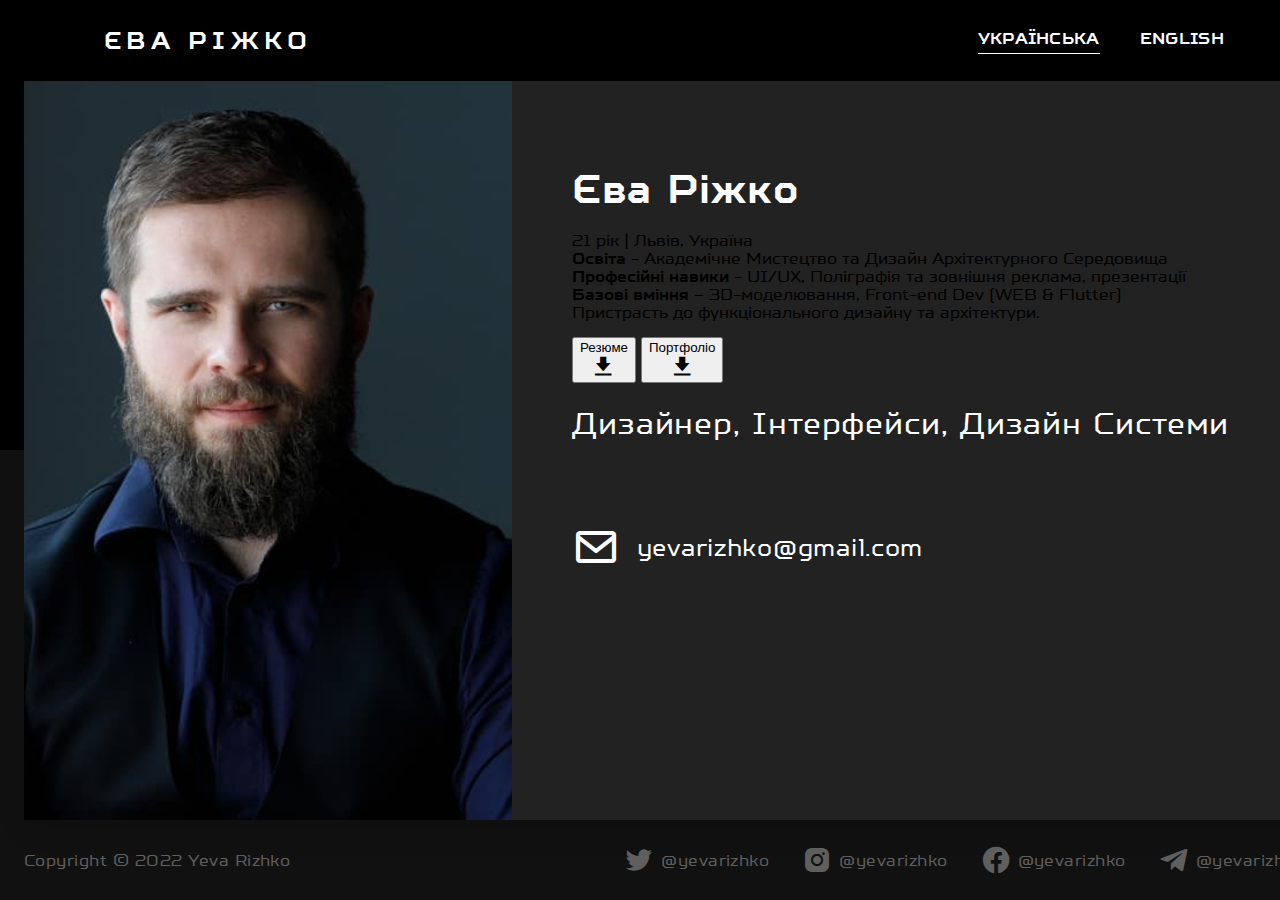
<file: ua/index.html>
<!DOCTYPE html>
<html>

<head>
    <meta charset="UTF-8">
    <meta name="viewport" content="width=device-width, initial-scale=1">
    <link href="https://fonts.googleapis.com/css?family=Open+Sans&display=swap" rel="stylesheet" />
    <link
        href='https://fonts.googleapis.com/css?family=Open+Sans:300,400,400i,600,700|Playfair+Display:400,400i,700,700i,900&amp;subset=latin-ext'
        rel='stylesheet' />
    <link href='https://unpkg.com/boxicons@2.1.2/css/boxicons.min.css' rel='stylesheet'>

    <title>Yeva Rizhko | Designer & Artist</title>
    <meta name="description" content="Yeva Rizhko | Designer & Artist in Lviv, Ukraine">
    <meta name="keywords" content="designer, artist, UI/UX, design, graphics">
    <meta name="author" content="Yeva Rizhko">

    <link rel="stylesheet" media="screen and (min-width: 601px)" href="../assets/css/desktop.css" />
    <link rel="stylesheet" media="screen and (max-width: 600px)" href="../assets/css/mobile.css" />

    <link rel="apple-touch-icon" sizes="180x180" href="assets/favicon/apple-touch-icon.png">
    <link rel="icon" type="image/png" sizes="32x32" href="assets/favicon/favicon-32x32.png">
    <link rel="icon" type="image/png" sizes="16x16" href="assets/favicon/favicon-16x16.png">
    <link rel="manifest" href="assets/favicon/site.webmanifest">
    <link rel="mask-icon" href="assets/favicon/safari-pinned-tab.svg" color="#000000">
    <meta name="msapplication-TileColor" content="#ffffff">
    <meta name="theme-color" content="#ffffff">
</head>

<body>
    <!-- START PRELOADER AREA-->
    <div class='preloader-area'>
        <div class='preloader'>
            <div class='double-bounce1' />
            <div class='double-bounce2' />
        </div>
    </div>
    <!-- END PRELOADER AREA -->





    <div class="container">
        <div class="black-stripe"></div>

        <div class="column">
            <div class="content">

                <div class="navbar">
                    <div class="logo">
                        Єва Ріжко
                    </div>
                    <div class="langs">
                        <div class="lang"><a href=""><span class="mobile">Укр</span><span
                                    class="desktop">Українська</span></a>
                            <div class="underline"></div>
                        </div>
                        <div class="lang"><a href="../index.html"><span class="mobile">Eng</span><span
                                    class="desktop">English</span></a>
                            <div class="underline" style="visibility: hidden"></div>
                        </div>
                    </div>
                </div>
                <div class="page">
                    <div class="portrait"></div>
                    <div class="info">
                        <h1>Єва Ріжко</h1>
                        <h2>Дизайнер, Інтерфейси, Дизайн Системи</h2>
                        <p>21 рік | Львів, Україна</br>
                            <b>Освіта</b> - Академічне Мистецтво та Дизайн Архітектурного Середовища</br>
                            <b>Професійні навики</b> - UI/UX, Поліграфія та зовнішня реклама, презентації </br>
                            <b>Базові вміння</b> – 3D-моделювання, Front-end Dev (WEB & Flutter)</br>
                            Пристрасть до функціонального дизайну та архітектури.</p>
                        <div class="buttons">
                            <button class="button" onclick=" window.open('../docs/Yeva_Rizhko_CV.pdf','_blank')">
                                <div>Резюме</div><i class='bx bxs-download bx-sm'></i>
                            </button>
                            <button class="button-outlined"
                                onclick=" window.open('../docs/Yeva_Rizhko_Portfolio_UI.pdf','_blank')">
                                <div>
                                    Портфоліо</div><i class='bx bxs-download bx-sm'></i>
                            </button>
                        </div>
                        <div class="contact">
                            <a href="mailto:yevarizhko@gmail.com" class="mail"><i
                                    class='bx bx-envelope'></i>yevarizhko@gmail.com</a>
                        </div>
                    </div>
                </div>
                <div class="footer">
                    <div class="copyright">
                        Copyright © 2022 Yeva Rizhko
                    </div>
                    <div class="social">
                        <a href="https://twitter.com/YevaRizhko" target="_blank" class="network">
                            <i class='bx bxl-twitter'></i>@yevarizhko
                        </a>

                        <a href="https://www.instagram.com/yevarizhko/" target="_blank" class="network">
                            <i class='bx bxl-instagram-alt'></i>@yevarizhko
                        </a>

                        <a href="https://www.facebook.com/yevarizhko/" target="_blank" class="network">
                            <i class='bx bxl-facebook-circle'></i>@yevarizhko
                        </a>

                        <a href="https://t.me/yevarizhko" target="_blank" class="network">
                            <i class='bx bxl-telegram'></i>@yevarizhko
                        </a>
                    </div>
                </div>
            </div>

        </div>



    </div>





    <!-- NAVBAR COLLAPSE -->
    <script>
        function myFunction() {
            var x = document.getElementById("myTopnav");
            if (x.className === "topnav") {
                x.className += " responsive";
            } else {
                x.className = "topnav";
            }
        }
    </script>
    <!-- END NAVBAR COLLAPSE -->

</body>

</html>
</file>
<file: assets/css/desktop.css>
@media screen and (max-width: 1648px) {
    .column {
        padding: 0px 24px 0 24px;
        width: calc(100% - 48px);
    }
}
@font-face {
    font-family: 'TT-Squares';
    src: url(../fonts/TT-Squares-Regular.ttf)  format('truetype');
    src: url(../fonts/TT-Squares-Regular.woff) format('woff');
    src: url(../fonts/TT-Squares-Regular.woff2) format('woff2');
    font-weight: normal;
    font-style: normal;
}

@font-face {
    font-family: 'TT-Squares';
    src: url(../fonts/TT-Squares-Bold.ttf)  format('truetype');
    src: url(../fonts/TT-Squares-Bold.woff) format('woff');
    src: url(../fonts/TT-Squares-Bold.woff2) format('woff2');
    font-weight: bold;
    font-style: bold;
}

body {
    margin: 0;
    font-family: 'TT-Squares', Fallback, sans-serif;
    width: 100%;
    background-color: #111111;
}

.container {
    position: relative;
}

.black-stripe {
    background-color: black;
    height: 50vh;
    position: absolute;
    top: 0;
    left: 0;
    margin-left: auto;
    margin-right: auto;
    width: 100%;
}

.column {
    position: absolute;
    width: 100%;
}

.content {

    display: block;
    margin: auto;
    max-width: 1600px;
    height: calc(100vh - 48px);
    /* Auto layout */

    display: flex;
    flex-direction: column;
    align-items: stretch;
    padding: 24px 0px 0px;
    gap: 24px;
}



.navbar {
    width: auto;
    display: flex;
    flex-direction: row;
    justify-content: space-between;
    align-items: center;
    padding: 0px 80px;

    /* Inside auto layout */

    flex: none;
    order: 0;
    align-self: stretch;
    flex-grow: 0;
}

.logo {
    
    font-style: normal;
    font-weight: 700;
    font-size: 24px;
    line-height: 33px;
    white-space: nowrap;
    /* identical to box height */

    display: flex;
    align-items: center;
    letter-spacing: 0.22em;
    text-transform: uppercase;

    color: white;
}

.langs .mobile {
    display: none;
}

.langs {
    display: flex;
    flex-direction: row;
    justify-content: flex-end;
    align-items: center;
    padding: 0px;
    gap: 40px;
}

.langs a {
    color: white;
    text-decoration: none;
}

.langs .lang {
    display: flex;
    flex-direction: column;
    align-items: center;
    padding: 0px;
    gap: 4px;

    
    font-style: normal;
    font-weight: 600;
    font-size: 16px;
    line-height: 22px;
    letter-spacing: 0.02em;
    text-transform: uppercase;
    color: white;
}

.langs .lang .underline {
    background-color: white;
    height: 1px;
    flex: none;
    order: 1;
    align-self: stretch;
    flex-grow: 0;
}

.page {
    
    /* Auto layout */
    display: flex;
    flex-direction: row;
    justify-content: flex-start;
    align-items: center;
    gap: 60px;

    min-width: 0;

    /* White */

    background: #222222;
    box-shadow: 5px 5px 30px rgba(0, 0, 0, 0.15);

    /* Inside auto layout */

    flex: none;
    order: 1;
    align-self: stretch;
    flex-grow: 1;

}

.portrait {
    /* portrait */

    object-fit: cover;
    background-repeat: no-repeat;

    background-image: url(../img/portrait.jpg);
    background-position: 65% top;
    background-size: cover;
    /* Inside auto layout */

    flex: 1;
    order: 0;
    flex-grow: 2;
    align-self: stretch;
}

.info {
    display: flex;
    flex-direction: column;
    justify-content: flex-start;
    align-items: stretch;

    min-width: 0;

    /* Inside auto layout */

    flex: 1;
    order: 1;
    align-self: stretch;
    flex-grow: 3;


}

.info h1 {
    margin-top: 80px;
    margin-bottom: 0;
    font-style: normal;
    font-weight: 700;
    font-size: 40px;
    line-height: 54px;
    letter-spacing: 0.03em;

    color: white;

    flex: 1;
    order: 0;
    align-self: stretch;
    flex-grow: 0;
}

.info h2 {
    margin-top: 20px;
    margin-bottom: 0;

    
    font-style: normal;
    font-weight: 400;
    font-size: 30px;
    line-height: 40px;
    /* identical to box height */

    letter-spacing: 0.03em;

    color: white;

    flex: 1;
    order: 1;
    align-self: stretch;
    flex-grow: 0;
}

.info ul {
    padding: 0;
    padding-right: 60px;

    flex: 1;
    order: 2;
    align-self: stretch;
    flex-grow: 0;
}

.info li {
    margin-top: 30px;
    margin-bottom: 0;

    
    font-style: normal;
    font-weight: 400;
    font-size: 24px;
    line-height: 200%;
    /* or 60px */

    letter-spacing: 0.03em;

    /* Text Grey */

    color: #C5C5C5;
}

.contact {
    margin-top: 80px;
    margin-bottom: 48px;

    flex: 1;
    order: 4;
    flex-grow: 0;


}

.contact .mail {
    /* Auto layout */

    display: flex;
    flex-direction: row;
    align-items: center;
    padding: 0px;
    gap: 16px;
}


.contact i {
    font-size: 48px;
}

.contact a {
    
    font-style: normal;
    font-weight: 400;
    font-size: 24px;
    /* identical to box height */
    text-decoration: none;
    letter-spacing: 0.03em;

    color: white;
}



.contact a:hover {
    color: #C5C5C5;
}



.footer {
    /* Auto layout */

    display: flex;
    flex-direction: row;
    justify-content: space-between;
    padding: 0px;

    /* Inside auto layout */

    flex: none;
    order: 2;
    align-self: stretch;
    flex-grow: 0;
}

.copyright {
    
    font-style: normal;
    font-weight: 400;
    font-size: 16px;
    line-height: 200%;
    /* identical to box height, or 32px */

    display: flex;
    align-items: center;
    letter-spacing: 0.03em;

    color: #5F5F5F;


    /* Inside auto layout */

    flex: none;
    order: 0;
    flex-grow: 0;
}

.social {
    display: flex;
    flex-direction: row;
    flex-wrap: wrap;
    justify-content: flex-end;
    align-items: center;
    padding: 0px;
    gap: 32px;

    /* Inside auto layout */

    flex: none;
    order: 1;
    flex-grow: 0;
}

.social a {
    
    font-style: normal;
    font-weight: 400;
    font-size: 16px;
    line-height: 22px;
    /* identical to box height */

    letter-spacing: 0.03em;


    color: #5F5F5F;
    text-decoration: none;
}

.social a:hover {
    color: #C5C5C5;
}

.social i {
    font-size: 32px;
}

.social .network {
    /* Auto layout */

    display: flex;
    flex-direction: row;
    align-items: center;
    padding: 0px;
    gap: 5.45px;
}
</file>
<file: assets/css/mobile.css>
/* Small devices (portrait tablets and large phones, 600px and up) */
@media only screen and (max-width: 768px) {}

/* Medium devices (landscape tablets, 768px and up) */
@media only screen and (min-width: 768px) {}

/* Extra large devices (large laptops and desktops, 1200px and up) */
@media only screen and (min-width: 1200px) {}


@font-face {
    font-family: 'TT-Squares';
    src: url(../fonts/TT-Squares-Regular.ttf)  format('truetype');
    src: url(../fonts/TT-Squares-Regular.woff) format('woff');
    src: url(../fonts/TT-Squares-Regular.woff2) format('woff2');
    font-weight: normal;
    font-style: normal;
}

@font-face {
    font-family: 'TT-Squares';
    src: url(../fonts/TT-Squares-Bold.ttf)  format('truetype');
    src: url(../fonts/TT-Squares-Bold.woff) format('woff');
    src: url(../fonts/TT-Squares-Bold.woff2) format('woff2');
    font-weight: bold;
    font-style: bold;
}


body {
    margin: 0;
    font-family: 'TT-Squares', Fallback, sans-serif;
    background-color: #fafafa;
}

.container {
    position: relative;
}

.black-stripe {
    background-color: black;
    height: 224px;
    position: absolute;
    top: 0;
    left: 0;
    width: 100%;
}

.column {
    position: absolute;
    width: 100%;
}

.content {
    display: block;
    margin: auto;
    /* Auto layout */

    display: flex;
    flex-direction: column;
    align-items: stretch;
    padding: 0px 12px;
    gap: 8px;
}



.navbar {
    display: flex;
    flex-direction: row;
    justify-content: space-between;
    align-items: center;
    padding: 0px 16px;
    height: 60px;

    /* Inside auto layout */

    flex: none;
    order: 0;
    align-self: stretch;
    flex-grow: 0;
}

.logo {
    font-style: normal;
    font-weight: 700;
    font-size: 20px;
    line-height: 27px;
    display: flex;
    align-items: center;
    letter-spacing: 0.22em;
    text-transform: uppercase;
    white-space: nowrap;

    color: white;
}

.page {
    /* Auto layout */

    display: flex;
    flex-direction: column;
    align-items: center;
    padding: 0px;
    gap: 24px;

    /* Inside auto layout */

    flex: none;
    order: 1;
    align-self: stretch;
    flex-grow: 0;

}

.portrait {
    /* portrait */

    height: 315px;

    object-fit: cover;
    background-repeat: no-repeat;

    background-image: url(../img/portrait.jpg);
    background-position: 65% top;
    background-size: cover;
    filter: drop-shadow(5px 5px 15px rgba(0, 0, 0, 0.15));

    /* Inside auto layout */

    flex: none;
    order: 0;
    align-self: stretch;
    flex-grow: 0;
}

.info {
    display: flex;
    flex-direction: column;
    justify-content: flex-start;
    align-items: stretch;

    /* Inside auto layout */

    flex: none;
    order: 1;
    align-self: stretch;
    flex-grow: 0;


}

.info h1 {
    margin-top: 0;
    margin-bottom: 0;

    font-style: normal;
    font-weight: 700;
    font-size: 24px;
    line-height: 28px;
    letter-spacing: 0.03em;

    color: #000000;
}

.info h2 {
    margin-top: 8px;
    margin-bottom: 0;

    font-style: normal;
    font-weight: 400;
    font-size: 16px;
    line-height: 22px;
    /* identical to box height */

    letter-spacing: 0.03em;

    color: #000000;
}

.info ul {
    padding: 0;
}

.info li {
    margin-top: 16px;
    margin-bottom: 0;

    font-style: normal;
    font-weight: 400;
    font-size: 16px;
    line-height: 200%;
    line-break: auto;
    /* or 32px */

    letter-spacing: 0.03em;

    /* Text Grey */

    color: #444444;
}

.contact {
    margin: auto;
    margin-top: 32px;
    margin-bottom: 24px;
}

.contact .mail {
    font-style: normal;
    font-weight: 400;
    font-size: 16px;
    line-height: 22px;
    /* identical to box height */

    letter-spacing: 0.03em;

    color: #000000;

    display: flex;
    flex-direction: row;
    align-items: stretch;
    padding: 0px;
    gap: 12px;
}


.contact i {
    font-size: 24px;

}

.contact a {
    font-style: normal;
    font-weight: 400;
    font-size: 24px;
    /* identical to box height */
    text-decoration: none;
    letter-spacing: 0.03em;

    color: black;
}



.contact a:hover {
    color: #333;
}



.footer {
    margin-bottom: 16px;
    /* Auto layout */

    display: flex;
    flex-direction: column-reverse;
    justify-content: space-between;
    align-items: center;
    padding: 12px 0;
    gap: 24px;

    /* Inside auto layout */

    flex: none;
    order: 2;
    align-self: stretch;
    flex-grow: 0;
}

.copyright {
    font-style: normal;
    font-weight: 400;
    font-size: 16px;
    line-height: 200%;
    /* identical to box height, or 32px */

    display: flex;
    align-items: center;
    letter-spacing: 0.03em;

    color: #5F5F5F;


    /* Inside auto layout */

    flex: none;
    order: 0;
    flex-grow: 0;
}

.social {
    display: flex;
    flex-direction: column;
    justify-content: flex-end;
    align-items: center;
    padding: 0px;
    gap: 24px;

    /* Inside auto layout */

    flex: none;
    order: 1;
    flex-grow: 0;
}

.social a {
    font-style: normal;
    font-weight: 400;
    font-size: 16px;
    line-height: 22px;
    /* identical to box height */

    letter-spacing: 0.03em;


    color: #5F5F5F;
    text-decoration: none;
}

.social a:hover {
    color: black;
}

.social i {
    font-size: 32px;
}

.social .network {
    /* Auto layout */

    display: flex;
    flex-direction: row;
    align-items: center;
    padding: 0px;
    gap: 5.45px;
}
</file>
